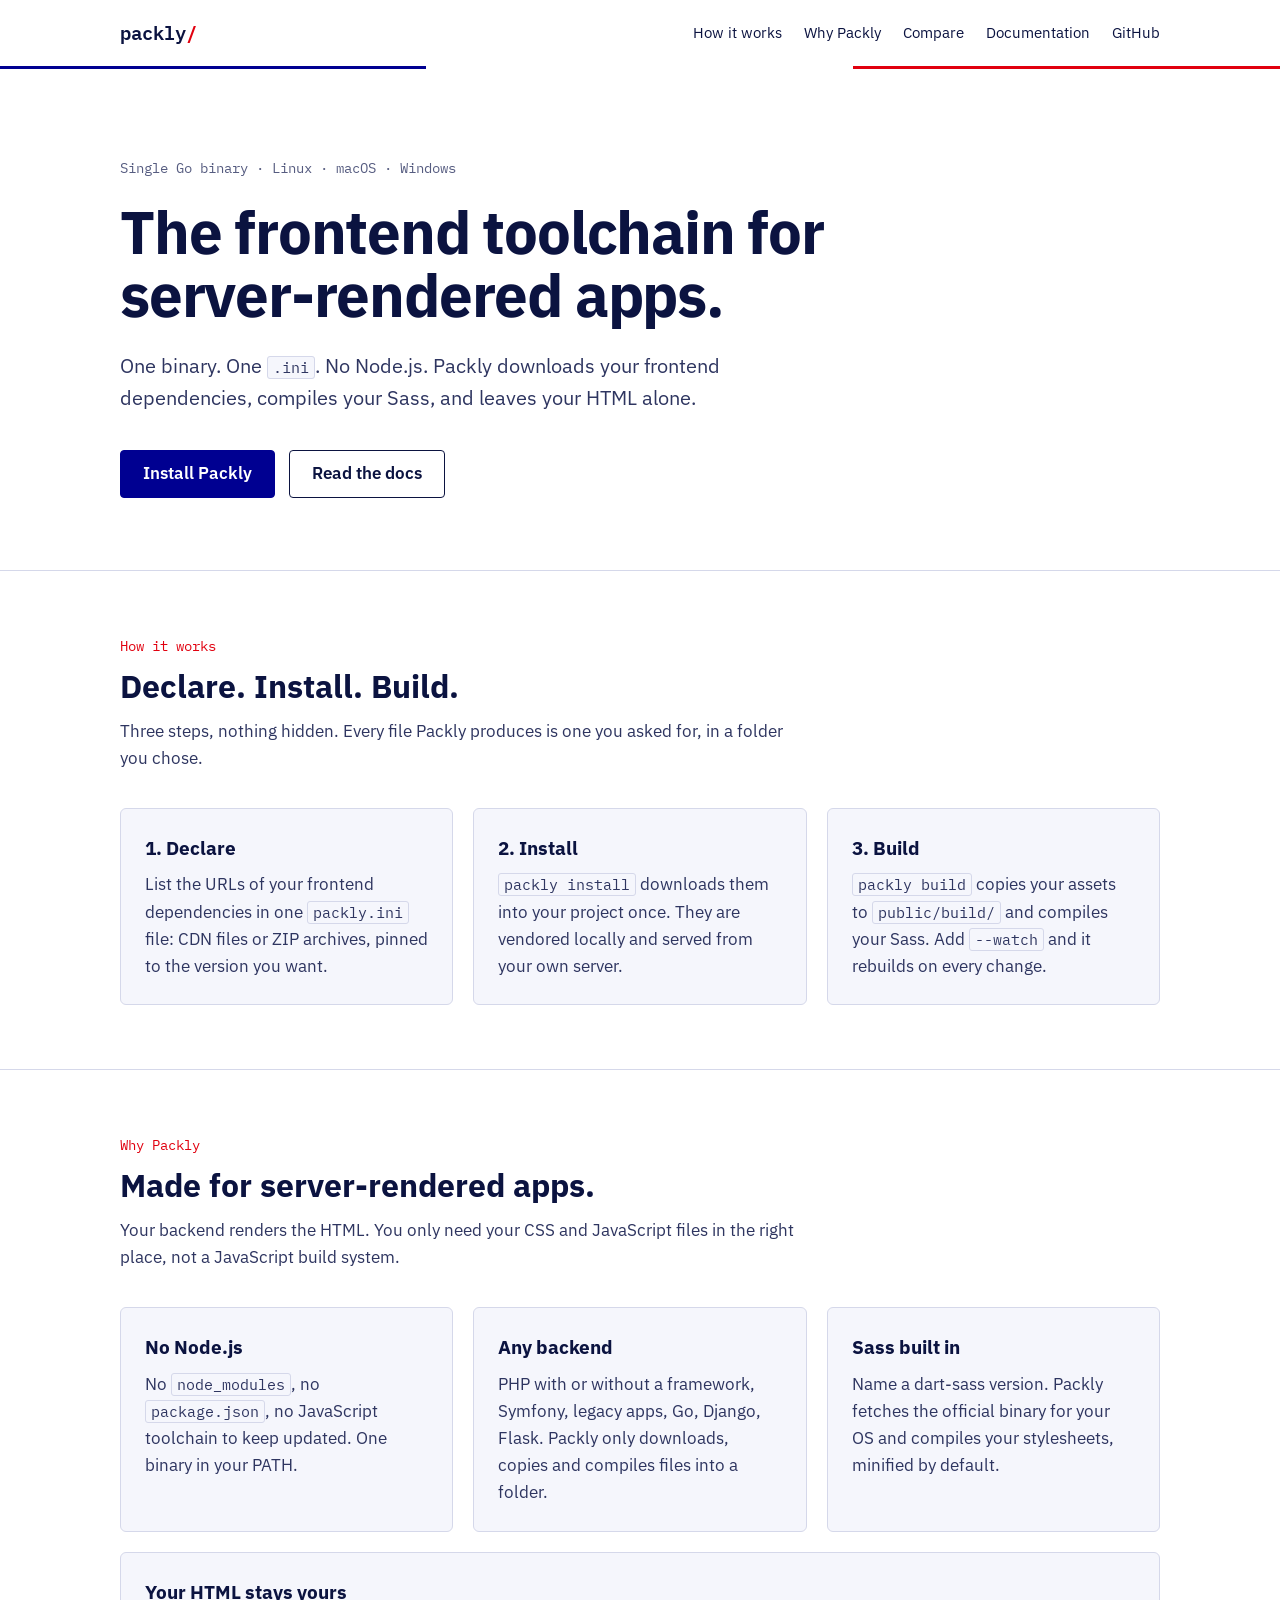
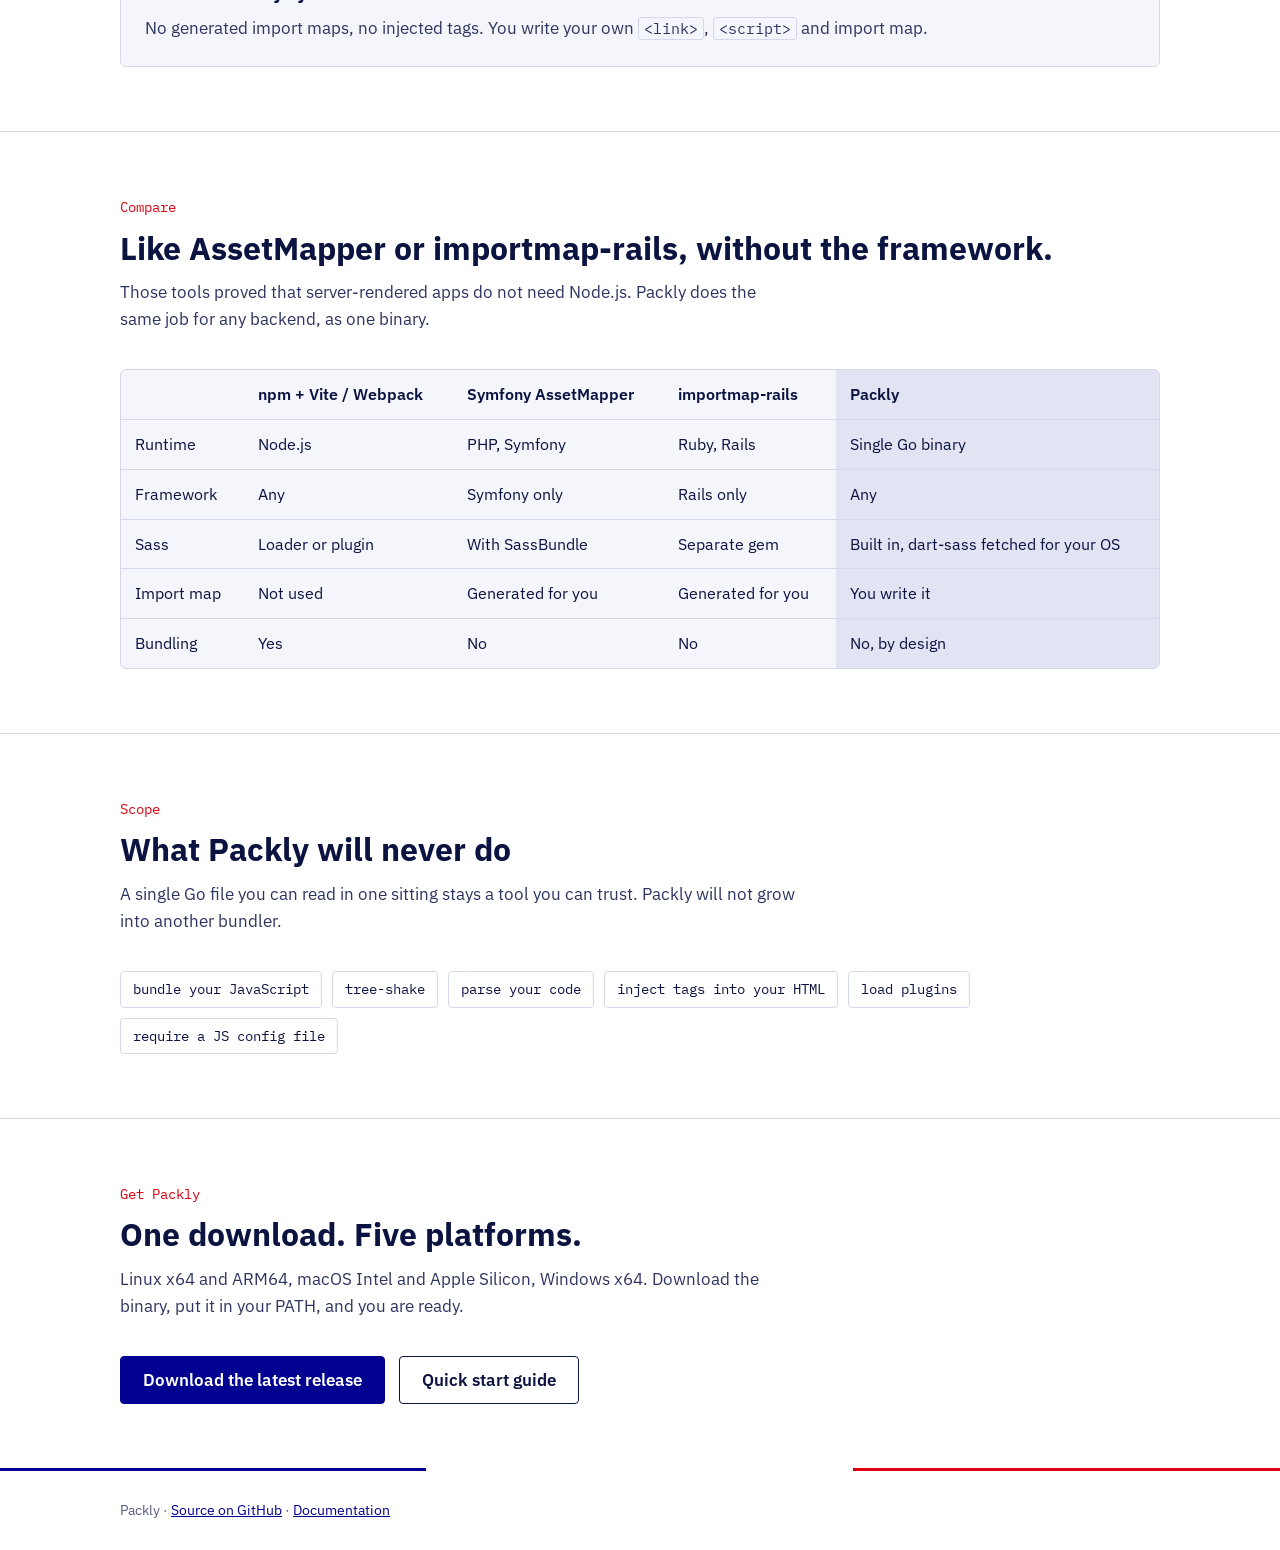
<file: docs/index.html>
<!doctype html>
<html lang="en">
<head>
<meta charset="utf-8">
<meta name="viewport" content="width=device-width, initial-scale=1">
<title>Packly — frontend assets for server-rendered apps, no Node.js</title>
<meta name="description" content="Packly is a single Go binary that vendors frontend dependencies and compiles Sass for server-rendered apps. One .ini file. No Node.js. Nothing injected into your HTML.">
<link rel="preconnect" href="https://fonts.googleapis.com">
<link rel="preconnect" href="https://fonts.gstatic.com" crossorigin>
<link href="https://fonts.googleapis.com/css2?family=IBM+Plex+Mono:wght@400;600&family=IBM+Plex+Sans:wght@400;600;700&display=swap" rel="stylesheet">
<link rel="stylesheet" href="style.css">
</head>
<body>

<header class="site-header">
  <div class="wrap">
    <a class="logo" href="./">packly<span>/</span></a>
    <nav class="site-nav" aria-label="Main">
      <a href="#how">How it works</a>
      <a href="#why">Why Packly</a>
      <a href="#compare">Compare</a>
      <a href="docs.html">Documentation</a>
      <a href="https://github.com/michelware/packly">GitHub</a>
    </nav>
  </div>
</header>

<main>
  <div class="wrap">
    <div class="hero">
      <p class="eyebrow">Single Go binary · Linux · macOS · Windows</p>
      <h1>The frontend toolchain for server-rendered apps.</h1>
      <p class="lead">One binary. One <code>.ini</code>. No Node.js. Packly downloads your frontend dependencies, compiles your Sass, and leaves your HTML alone.</p>
      <div class="actions">
        <a class="button primary" href="docs.html#install">Install Packly</a>
        <a class="button" href="docs.html">Read the docs</a>
      </div>
    </div>
  </div>

  <section id="how">
    <div class="wrap">
      <p class="label">How it works</p>
      <h2>Declare. Install. Build.</h2>
      <p class="section-lead">Three steps, nothing hidden. Every file Packly produces is one you asked for, in a folder you chose.</p>
      <div class="grid">
        <div class="card">
          <h3>1. Declare</h3>
          <p>List the URLs of your frontend dependencies in one <code>packly.ini</code> file: CDN files or ZIP archives, pinned to the version you want.</p>
        </div>
        <div class="card">
          <h3>2. Install</h3>
          <p><code>packly install</code> downloads them into your project once. They are vendored locally and served from your own server.</p>
        </div>
        <div class="card">
          <h3>3. Build</h3>
          <p><code>packly build</code> copies your assets to <code>public/build/</code> and compiles your Sass. Add <code>--watch</code> and it rebuilds on every change.</p>
        </div>
      </div>
    </div>
  </section>

  <section id="why">
    <div class="wrap">
      <p class="label">Why Packly</p>
      <h2>Made for server-rendered apps.</h2>
      <p class="section-lead">Your backend renders the HTML. You only need your CSS and JavaScript files in the right place, not a JavaScript build system.</p>
      <div class="grid">
        <div class="card">
          <h3>No Node.js</h3>
          <p>No <code>node_modules</code>, no <code>package.json</code>, no JavaScript toolchain to keep updated. One binary in your PATH.</p>
        </div>
        <div class="card">
          <h3>Any backend</h3>
          <p>PHP with or without a framework, Symfony, legacy apps, Go, Django, Flask. Packly only downloads, copies and compiles files into a folder.</p>
        </div>
        <div class="card">
          <h3>Sass built in</h3>
          <p>Name a dart-sass version. Packly fetches the official binary for your OS and compiles your stylesheets, minified by default.</p>
        </div>
        <div class="card">
          <h3>Your HTML stays yours</h3>
          <p>No generated import maps, no injected tags. You write your own <code>&lt;link&gt;</code>, <code>&lt;script&gt;</code> and import map.</p>
        </div>
      </div>
    </div>
  </section>

  <section id="compare">
    <div class="wrap">
      <p class="label">Compare</p>
      <h2>Like AssetMapper or importmap-rails, without the framework.</h2>
      <p class="section-lead">Those tools proved that server-rendered apps do not need Node.js. Packly does the same job for any backend, as one binary.</p>
      <div class="table-box">
        <table>
          <thead>
            <tr><th></th><th>npm + Vite / Webpack</th><th>Symfony AssetMapper</th><th>importmap-rails</th><th class="us">Packly</th></tr>
          </thead>
          <tbody>
            <tr><td>Runtime</td><td>Node.js</td><td>PHP, Symfony</td><td>Ruby, Rails</td><td class="us">Single Go binary</td></tr>
            <tr><td>Framework</td><td>Any</td><td>Symfony only</td><td>Rails only</td><td class="us">Any</td></tr>
            <tr><td>Sass</td><td>Loader or plugin</td><td>With SassBundle</td><td>Separate gem</td><td class="us">Built in, dart-sass fetched for your OS</td></tr>
            <tr><td>Import map</td><td>Not used</td><td>Generated for you</td><td>Generated for you</td><td class="us">You write it</td></tr>
            <tr><td>Bundling</td><td>Yes</td><td>No</td><td>No</td><td class="us">No, by design</td></tr>
          </tbody>
        </table>
      </div>
    </div>
  </section>

  <section id="never">
    <div class="wrap">
      <p class="label">Scope</p>
      <h2>What Packly will never do</h2>
      <p class="section-lead">A single Go file you can read in one sitting stays a tool you can trust. Packly will not grow into another bundler.</p>
      <ul class="never">
        <li>bundle your JavaScript</li>
        <li>tree-shake</li>
        <li>parse your code</li>
        <li>inject tags into your HTML</li>
        <li>load plugins</li>
        <li>require a JS config file</li>
      </ul>
    </div>
  </section>

  <section id="get">
    <div class="wrap">
      <p class="label">Get Packly</p>
      <h2>One download. Five platforms.</h2>
      <p class="section-lead">Linux x64 and ARM64, macOS Intel and Apple Silicon, Windows x64. Download the binary, put it in your PATH, and you are ready.</p>
      <div class="actions">
        <a class="button primary" href="https://github.com/michelware/packly/releases/latest">Download the latest release</a>
        <a class="button" href="docs.html#quick-start">Quick start guide</a>
      </div>
    </div>
  </section>
</main>

<footer class="site-footer">
  <div class="wrap">Packly · <a href="https://github.com/michelware/packly">Source on GitHub</a> · <a href="docs.html">Documentation</a></div>
</footer>

</body>
</html>
</file>
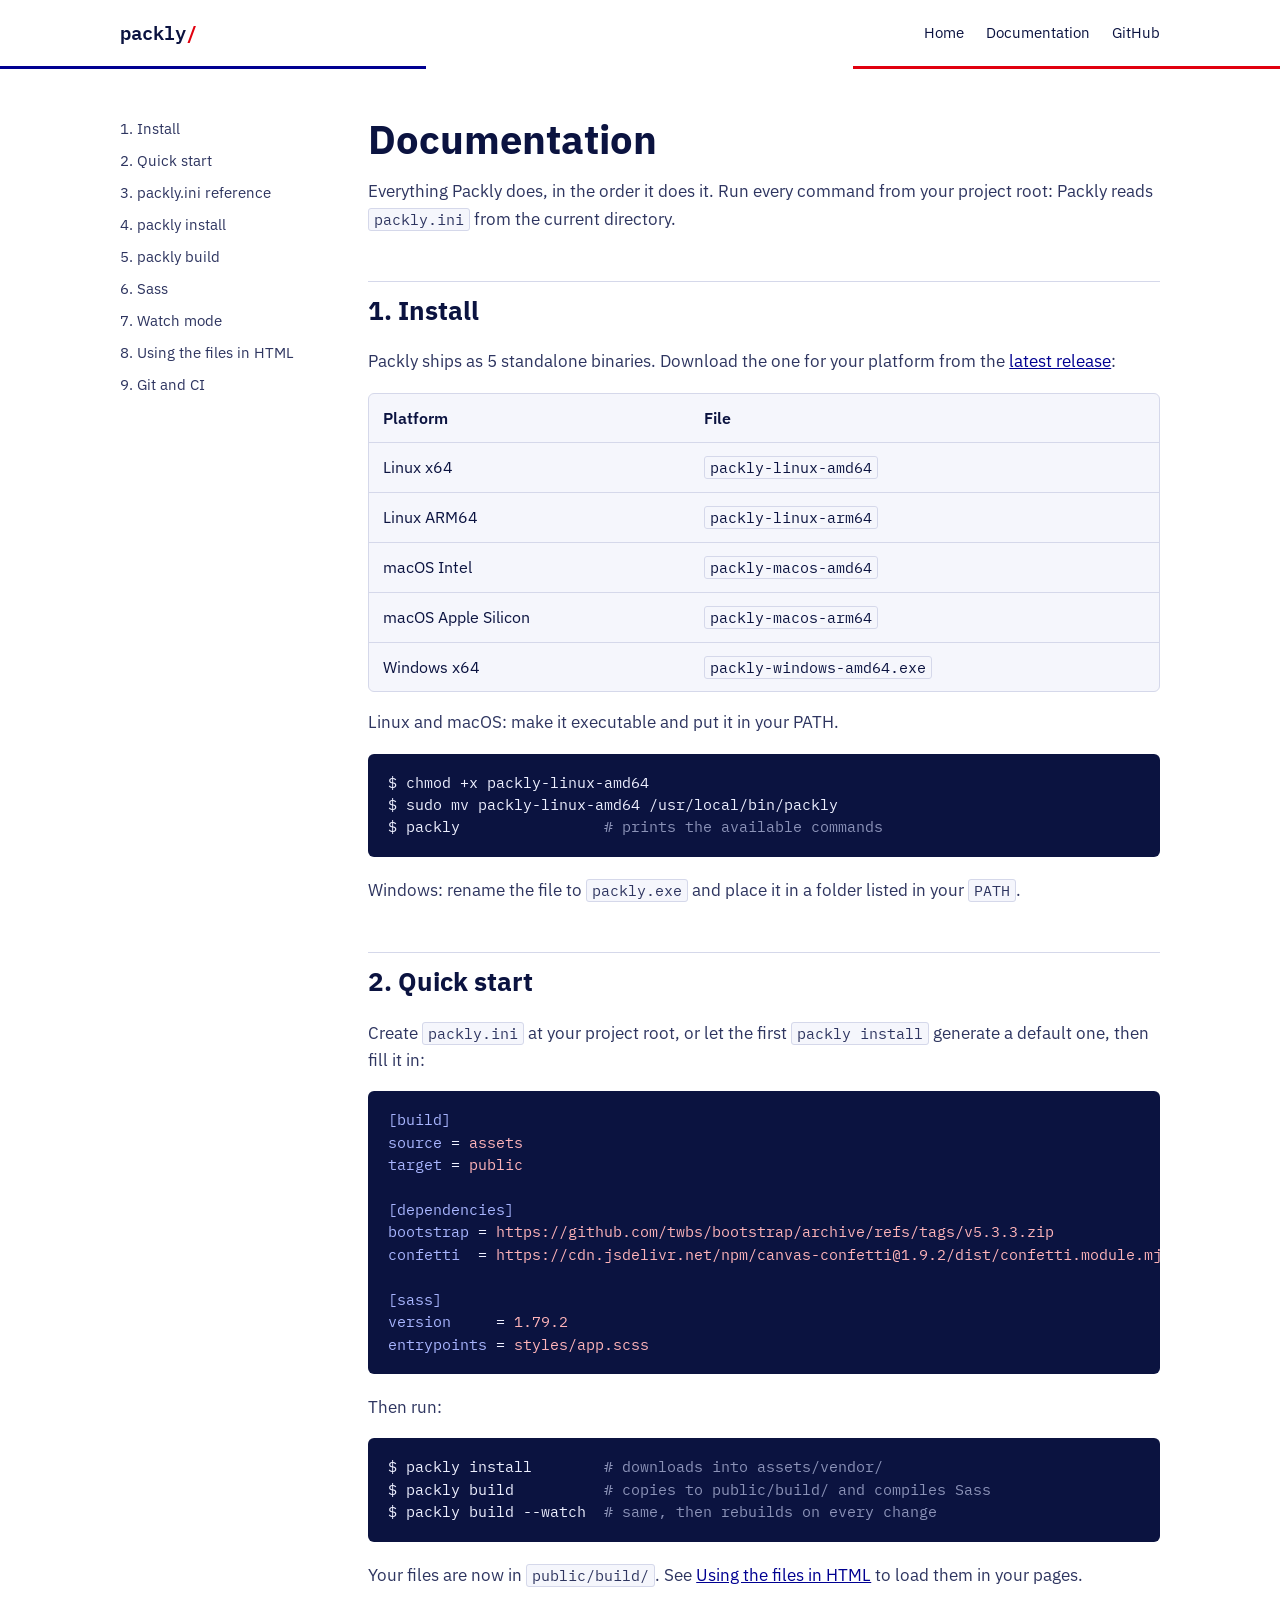
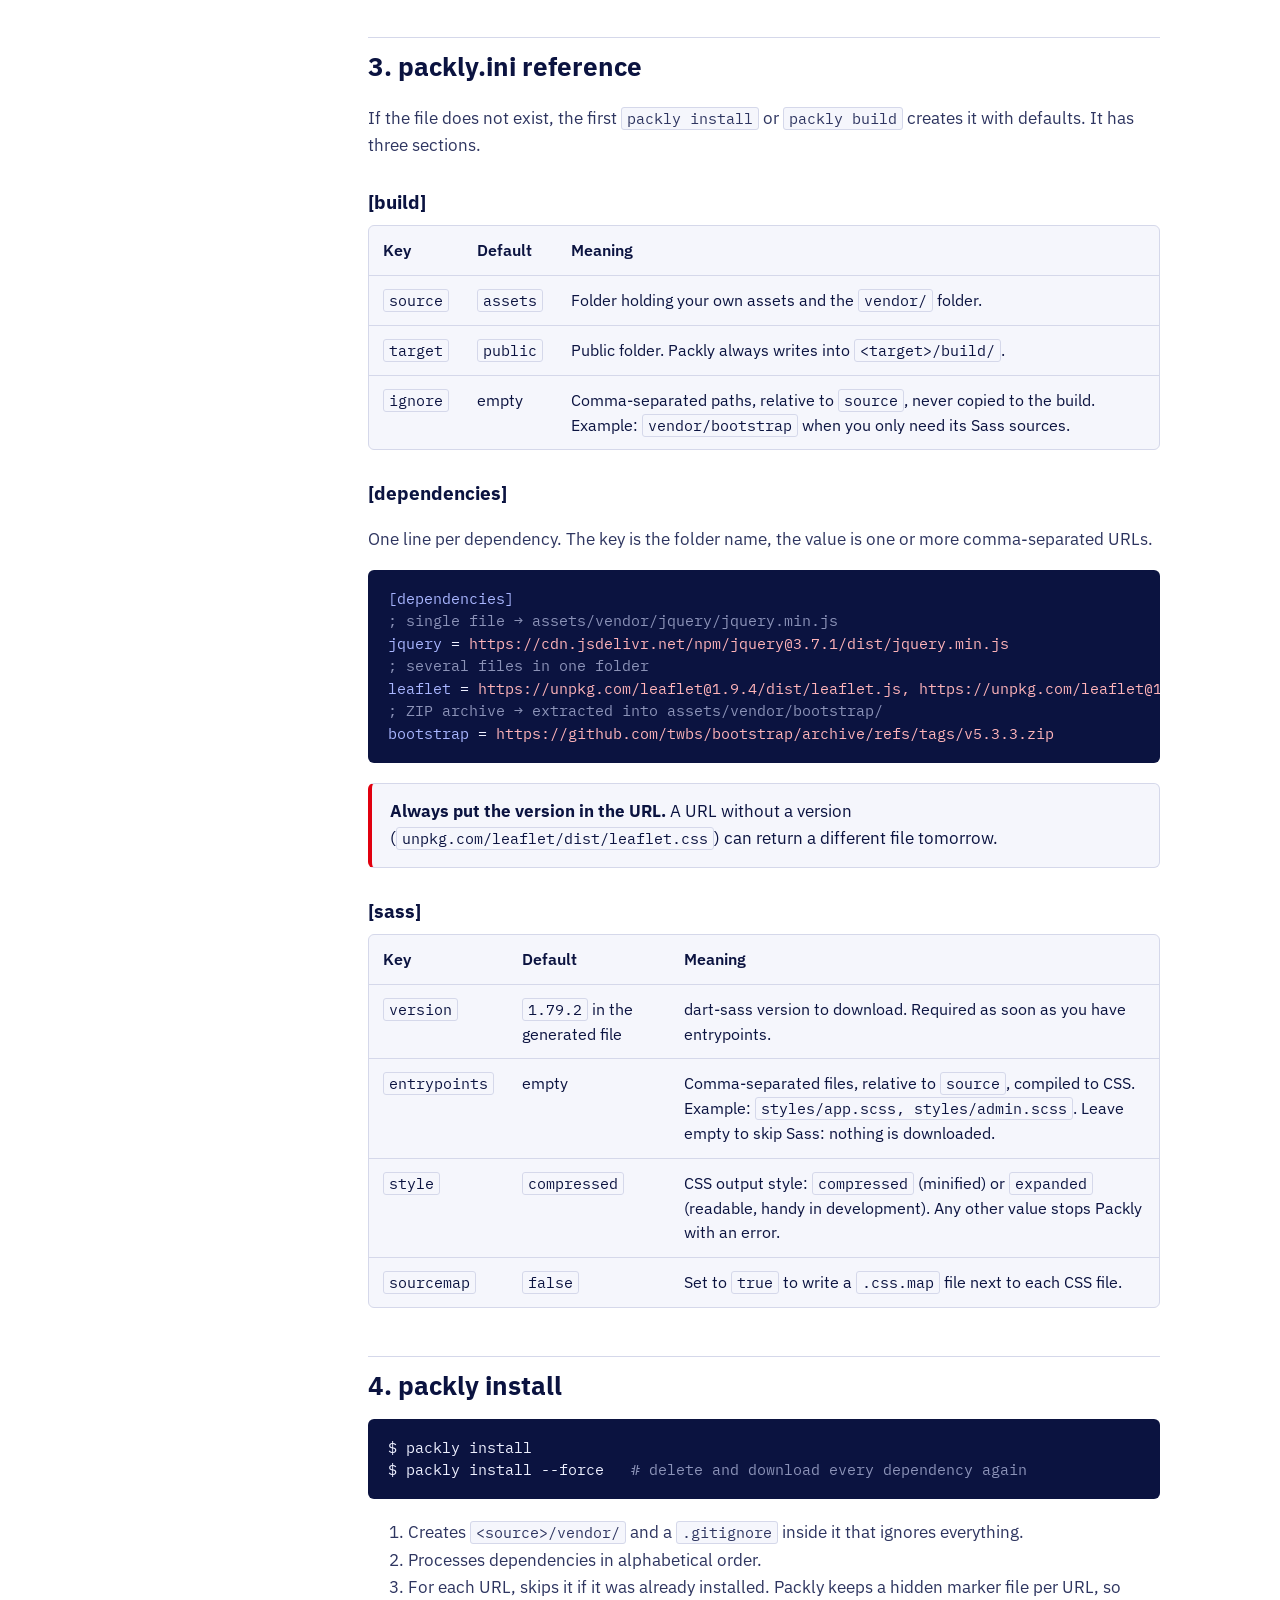
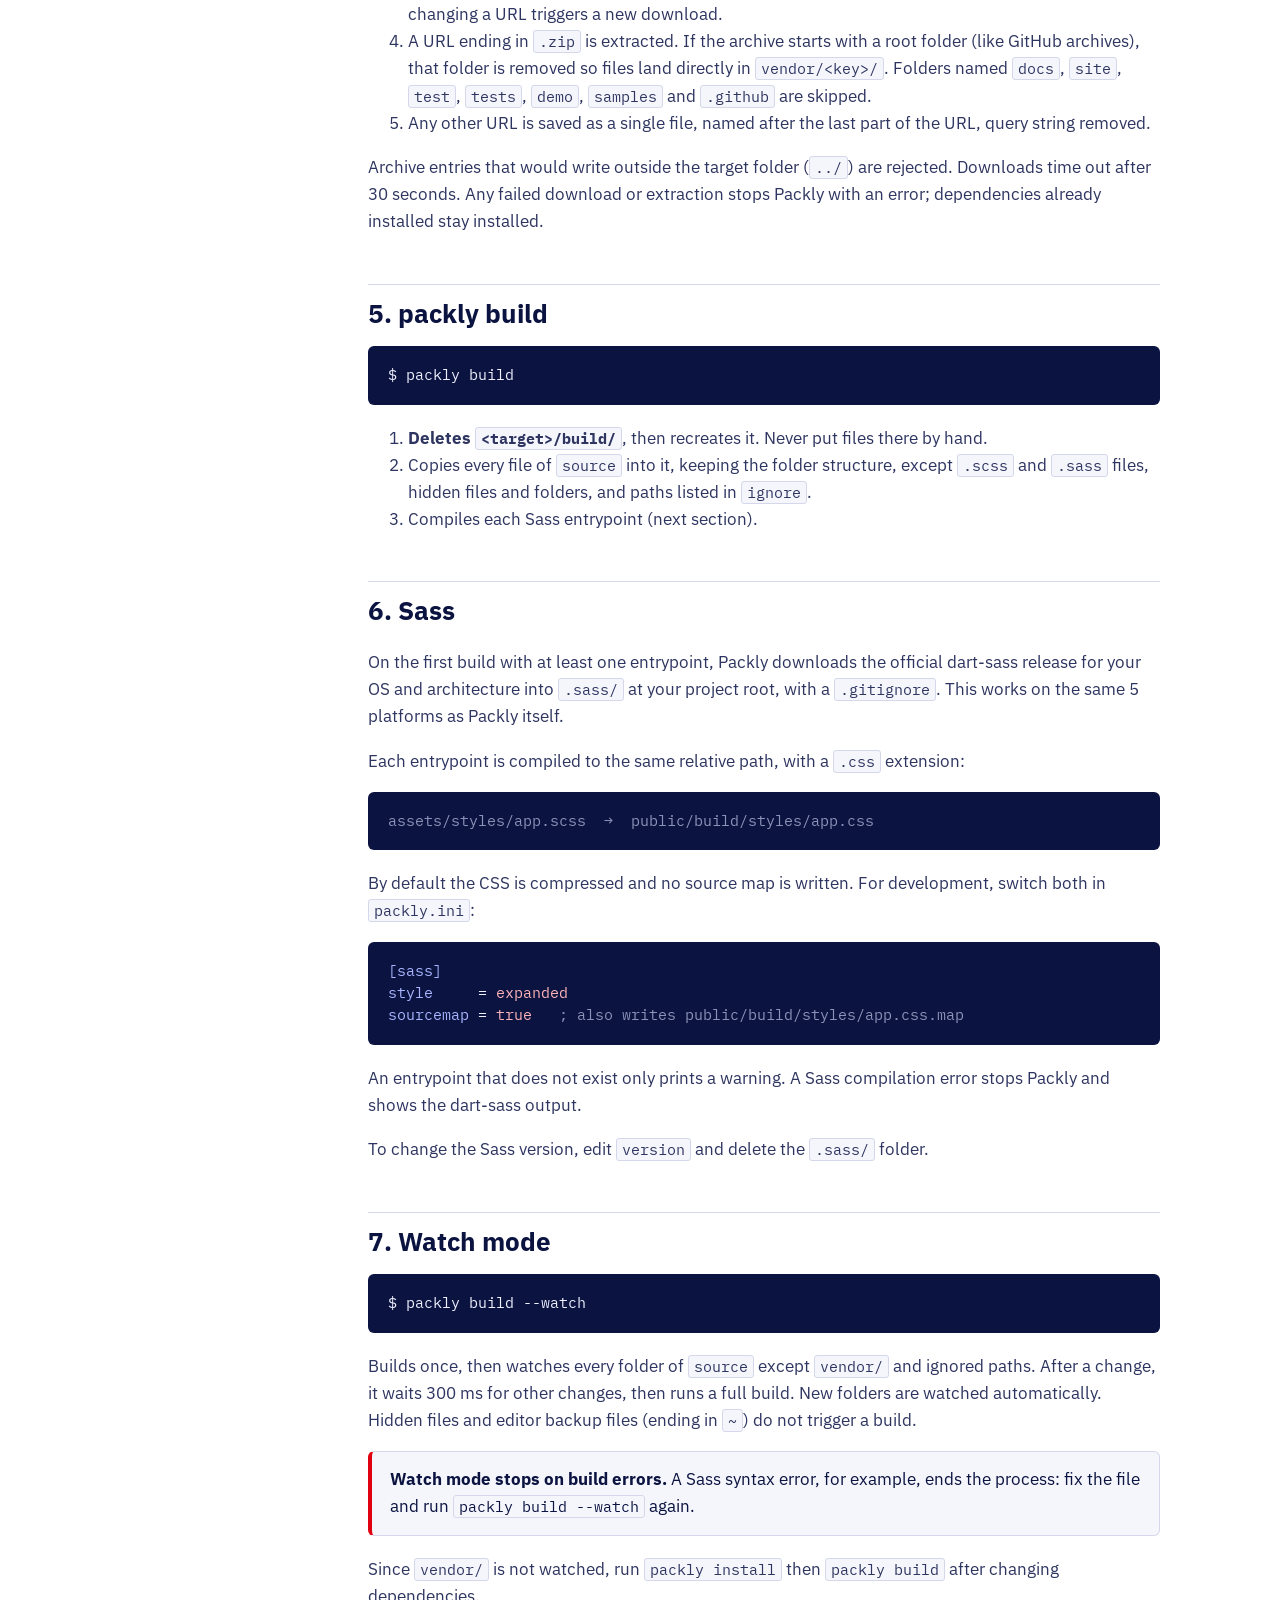
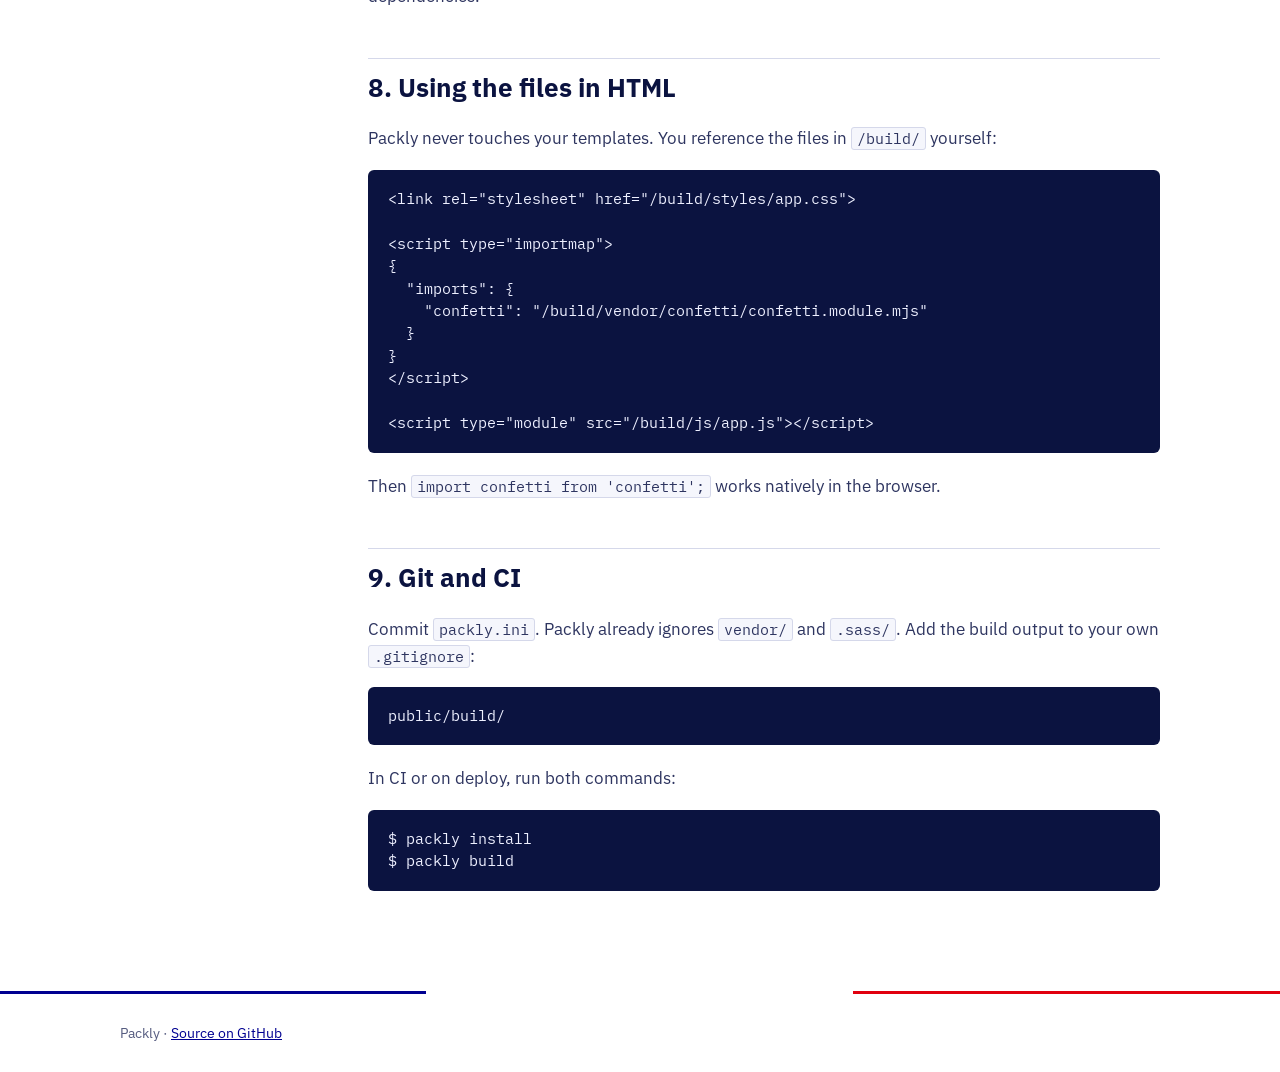
<file: docs/docs.html>
<!doctype html>
<html lang="en">
<head>
<meta charset="utf-8">
<meta name="viewport" content="width=device-width, initial-scale=1">
<title>Packly documentation</title>
<meta name="description" content="Install and configure Packly: the 5 binaries, packly.ini reference, commands, build behavior, Sass options, watch mode and CI.">
<link rel="preconnect" href="https://fonts.googleapis.com">
<link rel="preconnect" href="https://fonts.gstatic.com" crossorigin>
<link href="https://fonts.googleapis.com/css2?family=IBM+Plex+Mono:wght@400;600&family=IBM+Plex+Sans:wght@400;600;700&display=swap" rel="stylesheet">
<link rel="stylesheet" href="style.css">
</head>
<body>

<header class="site-header">
  <div class="wrap">
    <a class="logo" href="./">packly<span>/</span></a>
    <nav class="site-nav" aria-label="Main">
      <a href="./">Home</a>
      <a href="docs.html">Documentation</a>
      <a href="https://github.com/michelware/packly">GitHub</a>
    </nav>
  </div>
</header>

<main class="wrap">
<div class="docs">

<nav class="toc" aria-label="Documentation">
  <ol>
    <li><a href="#install">1. Install</a></li>
    <li><a href="#quick-start">2. Quick start</a></li>
    <li><a href="#config">3. packly.ini reference</a></li>
    <li><a href="#install-cmd">4. packly install</a></li>
    <li><a href="#build-cmd">5. packly build</a></li>
    <li><a href="#sass">6. Sass</a></li>
    <li><a href="#watch">7. Watch mode</a></li>
    <li><a href="#html">8. Using the files in HTML</a></li>
    <li><a href="#git-ci">9. Git and CI</a></li>
  </ol>
</nav>

<article>
<h1>Documentation</h1>
<p>Everything Packly does, in the order it does it. Run every command from your project root: Packly reads <code>packly.ini</code> from the current directory.</p>

<h2 id="install">1. Install</h2>
<p>Packly ships as 5 standalone binaries. Download the one for your platform from the <a href="https://github.com/michelware/packly/releases/latest">latest release</a>:</p>
<div class="table-box">
<table>
  <thead><tr><th>Platform</th><th>File</th></tr></thead>
  <tbody>
    <tr><td>Linux x64</td><td><code>packly-linux-amd64</code></td></tr>
    <tr><td>Linux ARM64</td><td><code>packly-linux-arm64</code></td></tr>
    <tr><td>macOS Intel</td><td><code>packly-macos-amd64</code></td></tr>
    <tr><td>macOS Apple Silicon</td><td><code>packly-macos-arm64</code></td></tr>
    <tr><td>Windows x64</td><td><code>packly-windows-amd64.exe</code></td></tr>
  </tbody>
</table>
</div>
<p>Linux and macOS: make it executable and put it in your PATH.</p>
<pre>$ chmod +x packly-linux-amd64
$ sudo mv packly-linux-amd64 /usr/local/bin/packly
$ packly                <span class="c"># prints the available commands</span></pre>
<p>Windows: rename the file to <code>packly.exe</code> and place it in a folder listed in your <code>PATH</code>.</p>

<h2 id="quick-start">2. Quick start</h2>
<p>Create <code>packly.ini</code> at your project root, or let the first <code>packly install</code> generate a default one, then fill it in:</p>
<pre><span class="k">[build]</span>
<span class="k">source</span> = <span class="v">assets</span>
<span class="k">target</span> = <span class="v">public</span>

<span class="k">[dependencies]</span>
<span class="k">bootstrap</span> = <span class="v">https://github.com/twbs/bootstrap/archive/refs/tags/v5.3.3.zip</span>
<span class="k">confetti</span>  = <span class="v">https://cdn.jsdelivr.net/npm/canvas-confetti@1.9.2/dist/confetti.module.mjs</span>

<span class="k">[sass]</span>
<span class="k">version</span>     = <span class="v">1.79.2</span>
<span class="k">entrypoints</span> = <span class="v">styles/app.scss</span></pre>
<p>Then run:</p>
<pre>$ packly install        <span class="c"># downloads into assets/vendor/</span>
$ packly build          <span class="c"># copies to public/build/ and compiles Sass</span>
$ packly build --watch  <span class="c"># same, then rebuilds on every change</span></pre>
<p>Your files are now in <code>public/build/</code>. See <a href="#html">Using the files in HTML</a> to load them in your pages.</p>

<h2 id="config">3. packly.ini reference</h2>
<p>If the file does not exist, the first <code>packly install</code> or <code>packly build</code> creates it with defaults. It has three sections.</p>

<h3>[build]</h3>
<div class="table-box">
<table>
  <thead><tr><th>Key</th><th>Default</th><th>Meaning</th></tr></thead>
  <tbody>
    <tr><td><code>source</code></td><td><code>assets</code></td><td>Folder holding your own assets and the <code>vendor/</code> folder.</td></tr>
    <tr><td><code>target</code></td><td><code>public</code></td><td>Public folder. Packly always writes into <code>&lt;target&gt;/build/</code>.</td></tr>
    <tr><td><code>ignore</code></td><td>empty</td><td>Comma-separated paths, relative to <code>source</code>, never copied to the build. Example: <code>vendor/bootstrap</code> when you only need its Sass sources.</td></tr>
  </tbody>
</table>
</div>

<h3>[dependencies]</h3>
<p>One line per dependency. The key is the folder name, the value is one or more comma-separated URLs.</p>
<pre><span class="k">[dependencies]</span>
<span class="c">; single file → assets/vendor/jquery/jquery.min.js</span>
<span class="k">jquery</span> = <span class="v">https://cdn.jsdelivr.net/npm/jquery@3.7.1/dist/jquery.min.js</span>
<span class="c">; several files in one folder</span>
<span class="k">leaflet</span> = <span class="v">https://unpkg.com/leaflet@1.9.4/dist/leaflet.js, https://unpkg.com/leaflet@1.9.4/dist/leaflet.css</span>
<span class="c">; ZIP archive → extracted into assets/vendor/bootstrap/</span>
<span class="k">bootstrap</span> = <span class="v">https://github.com/twbs/bootstrap/archive/refs/tags/v5.3.3.zip</span></pre>
<div class="note"><strong>Always put the version in the URL.</strong> A URL without a version (<code>unpkg.com/leaflet/dist/leaflet.css</code>) can return a different file tomorrow.</div>

<h3>[sass]</h3>
<div class="table-box">
<table>
  <thead><tr><th>Key</th><th>Default</th><th>Meaning</th></tr></thead>
  <tbody>
    <tr><td><code>version</code></td><td><code>1.79.2</code> in the generated file</td><td>dart-sass version to download. Required as soon as you have entrypoints.</td></tr>
    <tr><td><code>entrypoints</code></td><td>empty</td><td>Comma-separated files, relative to <code>source</code>, compiled to CSS. Example: <code>styles/app.scss, styles/admin.scss</code>. Leave empty to skip Sass: nothing is downloaded.</td></tr>
    <tr><td><code>style</code></td><td><code>compressed</code></td><td>CSS output style: <code>compressed</code> (minified) or <code>expanded</code> (readable, handy in development). Any other value stops Packly with an error.</td></tr>
    <tr><td><code>sourcemap</code></td><td><code>false</code></td><td>Set to <code>true</code> to write a <code>.css.map</code> file next to each CSS file.</td></tr>
  </tbody>
</table>
</div>

<h2 id="install-cmd">4. packly install</h2>
<pre>$ packly install
$ packly install --force   <span class="c"># delete and download every dependency again</span></pre>
<ol>
  <li>Creates <code>&lt;source&gt;/vendor/</code> and a <code>.gitignore</code> inside it that ignores everything.</li>
  <li>Processes dependencies in alphabetical order.</li>
  <li>For each URL, skips it if it was already installed. Packly keeps a hidden marker file per URL, so changing a URL triggers a new download.</li>
  <li>A URL ending in <code>.zip</code> is extracted. If the archive starts with a root folder (like GitHub archives), that folder is removed so files land directly in <code>vendor/&lt;key&gt;/</code>. Folders named <code>docs</code>, <code>site</code>, <code>test</code>, <code>tests</code>, <code>demo</code>, <code>samples</code> and <code>.github</code> are skipped.</li>
  <li>Any other URL is saved as a single file, named after the last part of the URL, query string removed.</li>
</ol>
<p>Archive entries that would write outside the target folder (<code>../</code>) are rejected. Downloads time out after 30 seconds. Any failed download or extraction stops Packly with an error; dependencies already installed stay installed.</p>

<h2 id="build-cmd">5. packly build</h2>
<pre>$ packly build</pre>
<ol>
  <li><strong>Deletes <code>&lt;target&gt;/build/</code></strong>, then recreates it. Never put files there by hand.</li>
  <li>Copies every file of <code>source</code> into it, keeping the folder structure, except <code>.scss</code> and <code>.sass</code> files, hidden files and folders, and paths listed in <code>ignore</code>.</li>
  <li>Compiles each Sass entrypoint (next section).</li>
</ol>

<h2 id="sass">6. Sass</h2>
<p>On the first build with at least one entrypoint, Packly downloads the official dart-sass release for your OS and architecture into <code>.sass/</code> at your project root, with a <code>.gitignore</code>. This works on the same 5 platforms as Packly itself.</p>
<p>Each entrypoint is compiled to the same relative path, with a <code>.css</code> extension:</p>
<pre><span class="c">assets/styles/app.scss  →  public/build/styles/app.css</span></pre>
<p>By default the CSS is compressed and no source map is written. For development, switch both in <code>packly.ini</code>:</p>
<pre><span class="k">[sass]</span>
<span class="k">style</span>     = <span class="v">expanded</span>
<span class="k">sourcemap</span> = <span class="v">true</span>   <span class="c">; also writes public/build/styles/app.css.map</span></pre>
<p>An entrypoint that does not exist only prints a warning. A Sass compilation error stops Packly and shows the dart-sass output.</p>
<p>To change the Sass version, edit <code>version</code> and delete the <code>.sass/</code> folder.</p>

<h2 id="watch">7. Watch mode</h2>
<pre>$ packly build --watch</pre>
<p>Builds once, then watches every folder of <code>source</code> except <code>vendor/</code> and ignored paths. After a change, it waits 300 ms for other changes, then runs a full build. New folders are watched automatically. Hidden files and editor backup files (ending in <code>~</code>) do not trigger a build.</p>
<div class="note"><strong>Watch mode stops on build errors.</strong> A Sass syntax error, for example, ends the process: fix the file and run <code>packly build --watch</code> again.</div>
<p>Since <code>vendor/</code> is not watched, run <code>packly install</code> then <code>packly build</code> after changing dependencies.</p>

<h2 id="html">8. Using the files in HTML</h2>
<p>Packly never touches your templates. You reference the files in <code>/build/</code> yourself:</p>
<pre>&lt;link rel="stylesheet" href="/build/styles/app.css"&gt;

&lt;script type="importmap"&gt;
{
  "imports": {
    "confetti": "/build/vendor/confetti/confetti.module.mjs"
  }
}
&lt;/script&gt;

&lt;script type="module" src="/build/js/app.js"&gt;&lt;/script&gt;</pre>
<p>Then <code>import confetti from 'confetti';</code> works natively in the browser.</p>

<h2 id="git-ci">9. Git and CI</h2>
<p>Commit <code>packly.ini</code>. Packly already ignores <code>vendor/</code> and <code>.sass/</code>. Add the build output to your own <code>.gitignore</code>:</p>
<pre>public/build/</pre>
<p>In CI or on deploy, run both commands:</p>
<pre>$ packly install
$ packly build</pre>

</article>
</div>
</main>

<footer class="site-footer">
  <div class="wrap">Packly · <a href="https://github.com/michelware/packly">Source on GitHub</a></div>
</footer>

</body>
</html>
</file>
<file: docs/style.css>
/* Packly site — shared stylesheet. No framework, no build step. */

/* Colour chart: blue, white, red, the colours of France and Paris. */
:root {
  --blue: #000091;
  --white: #ffffff;
  --red: #e1000f;
  --ground: #ffffff;
  --surface: #f5f6fc;
  --ink: #0b1340;
  --ink-soft: #2e3560;
  --ink-mute: #565c80;
  --line: #d5d8ea;
  --accent: var(--blue);
  --accent-2: var(--red);
  --code-bg: #0b1340;
  --code-ink: #eef0ff;
  --code-comment: #8c93b8;
  --code-key: #a9b6ff;
  --code-value: #ffb4b9;
  --font-sans: "IBM Plex Sans", system-ui, -apple-system, "Segoe UI", sans-serif;
  --font-mono: "IBM Plex Mono", ui-monospace, "SFMono-Regular", Menlo, monospace;
}

@media (prefers-color-scheme: dark) {
  :root {
    --blue: #3d5bff;
    --ground: #070c26;
    --surface: #0f1638;
    --ink: #ffffff;
    --ink-soft: #ccd1ec;
    --ink-mute: #9aa1c6;
    --line: #232c5c;
    --accent: #8fa0ff;
    --accent-2: #ff5c66;
    --code-bg: #03061a;
  }
}

* { box-sizing: border-box; }

html { scroll-behavior: smooth; }

body {
  margin: 0;
  background: var(--ground);
  color: var(--ink);
  font-family: var(--font-sans);
  font-size: 17px;
  line-height: 1.6;
}

a { color: var(--accent); }
a:hover { text-decoration-thickness: 2px; }

.wrap { max-width: 1080px; margin: 0 auto; padding: 0 20px; }

/* Header */
.site-header {
  border-bottom: 3px solid;
  border-image: linear-gradient(to right, var(--blue) 33.3%, var(--white) 33.3% 66.6%, var(--red) 66.6%) 1;
}
.site-header .wrap {
  display: flex; flex-wrap: wrap; gap: 16px;
  align-items: center; justify-content: space-between;
  padding-top: 18px; padding-bottom: 18px;
}
.logo { font-family: var(--font-mono); font-weight: 600; font-size: 19px; color: var(--ink); text-decoration: none; }
.logo span { color: var(--accent-2); }
.site-nav { display: flex; flex-wrap: wrap; gap: 22px; font-size: 15px; }
.site-nav a { color: var(--ink); text-decoration: none; }
.site-nav a:hover { color: var(--accent-2); }

/* Hero */
.hero { padding: 88px 0 72px; }
.eyebrow { font-family: var(--font-mono); font-size: 14px; color: var(--ink-mute); margin: 0 0 20px; }
.hero h1 { margin: 0; font-size: clamp(36px, 6vw, 60px); line-height: 1.05; letter-spacing: -0.02em; max-width: 820px; }
.hero p.lead { margin: 24px 0 0; font-size: 20px; color: var(--ink-soft); max-width: 680px; }
.actions { margin-top: 36px; display: flex; flex-wrap: wrap; gap: 14px; }
.button {
  display: inline-flex; align-items: center; min-height: 48px; padding: 0 22px;
  border-radius: 4px; font-weight: 600; text-decoration: none;
  border: 1px solid var(--ink); color: var(--ink);
}
.button.primary { background: var(--accent); border-color: var(--accent); color: var(--white); }
.button.primary:hover { background: var(--accent-2); border-color: var(--accent-2); opacity: 1; }
.button:hover { text-decoration: none; opacity: 0.9; }

/* Sections */
section { padding: 64px 0; border-top: 1px solid var(--line); }
section h2 { margin: 0 0 12px; font-size: 32px; line-height: 1.2; }
.section-lead { margin: 0 0 36px; color: var(--ink-soft); max-width: 680px; }
.label { font-family: var(--font-mono); font-size: 14px; color: var(--accent-2); margin: 0 0 10px; }

.grid { display: flex; flex-wrap: wrap; gap: 20px; }
.card {
  flex: 1 1 280px; background: var(--surface); border: 1px solid var(--line);
  border-radius: 6px; padding: 24px;
}
.card h3 { margin: 0 0 8px; font-size: 19px; }
.card p { margin: 0; color: var(--ink-soft); }

/* Code */
pre, code { font-family: var(--font-mono); font-size: 14.5px; }
pre {
  background: var(--code-bg); color: var(--code-ink);
  border-radius: 6px; padding: 18px 20px; overflow-x: auto; line-height: 1.55; margin: 0 0 20px;
}
:not(pre) > code { background: var(--surface); border: 1px solid var(--line); border-radius: 3px; padding: 1px 5px; }
.c { color: var(--code-comment); }
.k { color: var(--code-key); }
.v { color: var(--code-value); }

.terminal-title { font-family: var(--font-mono); font-size: 13px; color: var(--ink-mute); margin: 0 0 6px; }

/* Tables */
.table-box { overflow-x: auto; border: 1px solid var(--line); border-radius: 6px; background: var(--surface); }
table { border-collapse: collapse; width: 100%; min-width: 640px; font-size: 15.5px; }
th, td { text-align: left; padding: 12px 14px; border-bottom: 1px solid var(--line); vertical-align: top; }
th { font-weight: 600; }
tr:last-child td { border-bottom: 0; }
td.us, th.us { background: color-mix(in srgb, var(--accent) 8%, transparent); }

/* Never list */
.never { display: flex; flex-wrap: wrap; gap: 10px; list-style: none; padding: 0; margin: 0; }
.never li { font-family: var(--font-mono); font-size: 14px; padding: 6px 12px; border: 1px solid var(--line); border-radius: 4px; }

/* Quote */
blockquote { margin: 0; padding: 24px; background: var(--surface); border: 1px solid var(--line); border-radius: 6px; font-size: 19px; }
blockquote footer { margin-top: 10px; font-size: 15px; color: var(--ink-mute); }

/* Docs layout */
.docs { display: flex; flex-wrap: wrap; gap: 48px; padding: 48px 0 80px; }
.docs nav.toc { flex: 1 1 200px; max-width: 240px; font-size: 15px; }
.docs nav.toc ol { list-style: none; padding: 0; margin: 0; display: flex; flex-direction: column; gap: 8px; }
.docs nav.toc a { color: var(--ink-soft); text-decoration: none; }
.docs nav.toc a:hover { color: var(--accent); }
.docs article { flex: 999 1 560px; min-width: 0; }
.docs article h1 { margin: 0 0 12px; font-size: 40px; line-height: 1.1; }
.docs article h2 { margin: 48px 0 12px; font-size: 26px; padding-top: 8px; border-top: 1px solid var(--line); }
.docs article h3 { margin: 28px 0 8px; font-size: 19px; }
.docs article p, .docs article li { color: var(--ink-soft); }
.note { padding: 14px 18px; border: 1px solid var(--line); border-left: 4px solid var(--accent-2); border-radius: 6px; background: var(--surface); margin: 0 0 20px; }
.note strong { color: var(--ink); }

/* Footer */
.site-footer { border-top: 3px solid; border-image: linear-gradient(to right, var(--blue) 33.3%, var(--white) 33.3% 66.6%, var(--red) 66.6%) 1; padding: 28px 0; font-size: 14px; color: var(--ink-mute); }

@media (max-width: 720px) {
  .docs nav.toc { max-width: none; }
  .hero { padding: 56px 0 48px; }
}
</file>
